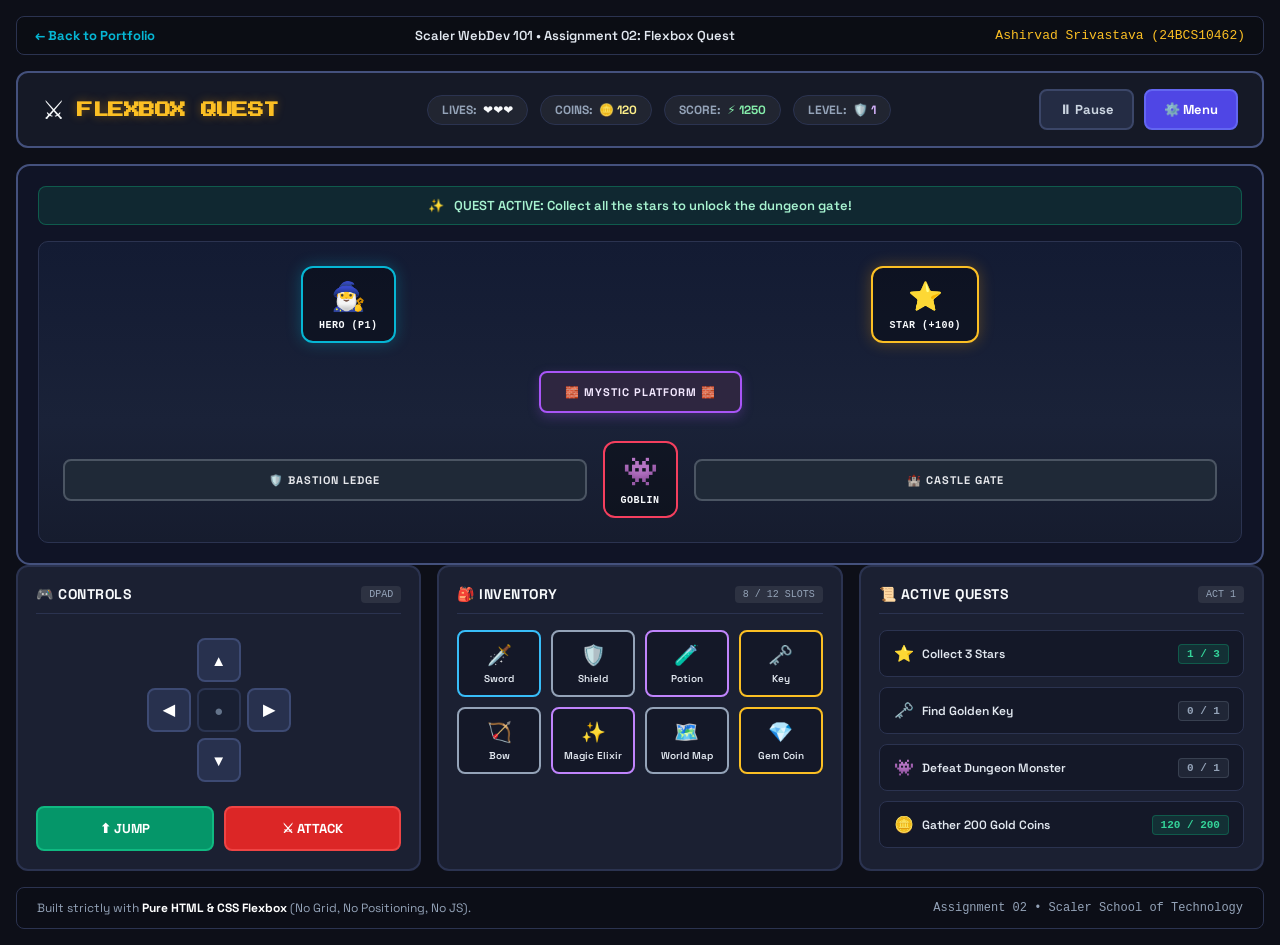
<file: projects/flexbox-quest/index.html>
<!DOCTYPE html>
<html lang="en">
<head>
    <meta charset="UTF-8">
    <meta name="viewport" content="width=device-width, initial-scale=1.0">
    <title>Flexbox Quest — Mini Game UI</title>
    <!-- Google Fonts for Game Typography -->
    <link rel="preconnect" href="https://fonts.googleapis.com">
    <link rel="preconnect" href="https://fonts.gstatic.com" crossorigin>
    <link href="https://fonts.googleapis.com/css2?family=Press+Start+2P&family=Space+Grotesk:wght@500;700&display=swap" rel="stylesheet">
    <link rel="stylesheet" href="style.css">
</head>
<body>

    <!-- Back to Portfolio Navigation Banner -->
    <nav class="portfolio-banner">
        <a href="../../index.html" class="back-link">← Back to Portfolio</a>
        <span class="banner-title">Scaler WebDev 101 • Assignment 02: Flexbox Quest</span>
        <span class="student-credit">Ashirvad Srivastava (24BCS10462)</span>
    </nav>

    <!-- Part 3: Game Header -->
    <header class="game-header">
        <div class="logo-group">
            <span class="game-icon">⚔️</span>
            <h1>FLEXBOX QUEST</h1>
        </div>

        <div class="game-info">
            <div class="info-pill"><span class="pill-label">LIVES:</span> <span class="pill-val">❤️❤️❤️</span></div>
            <div class="info-pill"><span class="pill-label">COINS:</span> <span class="pill-val yellow">🪙 120</span></div>
            <div class="info-pill"><span class="pill-label">SCORE:</span> <span class="pill-val green">⚡ 1250</span></div>
            <div class="info-pill"><span class="pill-label">LEVEL:</span> <span class="pill-val purple">🛡️ 1</span></div>
        </div>

        <div class="header-actions">
            <button class="btn btn-secondary" type="button">⏸ Pause</button>
            <button class="btn btn-primary" type="button">⚙️ Menu</button>
        </div>
    </header>

    <!-- Main Game Canvas & Panels -->
    <main>
        <!-- Part 4: Game Area -->
        <section class="game-area">
            <!-- Stage Message (Bonus 3) -->
            <div class="game-message">
                <span class="msg-icon">✨</span>
                <span>QUEST ACTIVE: Collect all the stars to unlock the dungeon gate!</span>
            </div>

            <!-- Play Stage -->
            <div class="stage-sky">
                <!-- Sky Floating Row (Player & Star) -->
                <div class="stage-top-row">
                    <div class="player">
                        <div class="entity-avatar">🧙‍♂️</div>
                        <div class="entity-label">HERO (P1)</div>
                    </div>

                    <div class="star">
                        <div class="entity-avatar animate-spin-slow">⭐</div>
                        <div class="entity-label">STAR (+100)</div>
                    </div>
                </div>

                <!-- Mid Platform Row -->
                <div class="stage-mid-row">
                    <div class="platform platform-floating">
                        <span>🧱 MYSTIC PLATFORM 🧱</span>
                    </div>
                </div>

                <!-- Ground Platform Row -->
                <div class="stage-bottom-row">
                    <div class="platform platform-ground">
                        <span>🛡️ BASTION LEDGE</span>
                    </div>

                    <div class="enemy">
                        <div class="entity-avatar">👾</div>
                        <div class="entity-label">GOBLIN</div>
                    </div>

                    <div class="platform platform-ground">
                        <span>🏰 CASTLE GATE</span>
                    </div>
                </div>
            </div>
        </section>

        <!-- Parts 5, 6, 7, 8: Game Panels (Controls, Inventory, Quest) -->
        <section class="game-panels">
            <!-- Controls Panel -->
            <div class="panel controls-panel">
                <div class="panel-header">
                    <h2>🎮 CONTROLS</h2>
                    <span class="panel-tag">DPAD</span>
                </div>

                <div class="dpad-container">
                    <div class="dpad-row dpad-center">
                        <button class="dpad-btn" type="button" aria-label="Up">▲</button>
                    </div>
                    <div class="dpad-row dpad-middle">
                        <button class="dpad-btn" type="button" aria-label="Left">◀</button>
                        <button class="dpad-btn dpad-center-hub" type="button">●</button>
                        <button class="dpad-btn" type="button" aria-label="Right">▶</button>
                    </div>
                    <div class="dpad-row dpad-center">
                        <button class="dpad-btn" type="button" aria-label="Down">▼</button>
                    </div>
                </div>

                <div class="action-buttons-group">
                    <button class="btn btn-action btn-jump" type="button">⬆ JUMP</button>
                    <button class="btn btn-action btn-attack" type="button">⚔ ATTACK</button>
                </div>
            </div>

            <!-- Inventory Panel -->
            <div class="panel inventory-panel">
                <div class="panel-header">
                    <h2>🎒 INVENTORY</h2>
                    <span class="panel-tag">8 / 12 SLOTS</span>
                </div>

                <div class="inventory-grid">
                    <div class="item rare">
                        <span class="item-icon">🗡️</span>
                        <span class="item-name">Sword</span>
                    </div>
                    <div class="item common">
                        <span class="item-icon">🛡️</span>
                        <span class="item-name">Shield</span>
                    </div>
                    <div class="item epic">
                        <span class="item-icon">🧪</span>
                        <span class="item-name">Potion</span>
                    </div>
                    <div class="item legendary">
                        <span class="item-icon">🗝️</span>
                        <span class="item-name">Key</span>
                    </div>
                    <div class="item common">
                        <span class="item-icon">🏹</span>
                        <span class="item-name">Bow</span>
                    </div>
                    <div class="item epic">
                        <span class="item-icon">✨</span>
                        <span class="item-name">Magic Elixir</span>
                    </div>
                    <div class="item common">
                        <span class="item-icon">🗺️</span>
                        <span class="item-name">World Map</span>
                    </div>
                    <div class="item legendary">
                        <span class="item-icon">💎</span>
                        <span class="item-name">Gem Coin</span>
                    </div>
                </div>
            </div>

            <!-- Quest Panel -->
            <div class="panel quest-panel">
                <div class="panel-header">
                    <h2>📜 ACTIVE QUESTS</h2>
                    <span class="panel-tag">ACT 1</span>
                </div>

                <div class="quest-list">
                    <div class="quest-item">
                        <div class="quest-details">
                            <span class="quest-bullet">⭐</span>
                            <span class="quest-name">Collect 3 Stars</span>
                        </div>
                        <span class="quest-progress progress-active">1 / 3</span>
                    </div>

                    <div class="quest-item">
                        <div class="quest-details">
                            <span class="quest-bullet">🗝️</span>
                            <span class="quest-name">Find Golden Key</span>
                        </div>
                        <span class="quest-progress progress-pending">0 / 1</span>
                    </div>

                    <div class="quest-item">
                        <div class="quest-details">
                            <span class="quest-bullet">👾</span>
                            <span class="quest-name">Defeat Dungeon Monster</span>
                        </div>
                        <span class="quest-progress progress-pending">0 / 1</span>
                    </div>

                    <div class="quest-item quest-bonus">
                        <div class="quest-details">
                            <span class="quest-bullet">🪙</span>
                            <span class="quest-name">Gather 200 Gold Coins</span>
                        </div>
                        <span class="quest-progress progress-active">120 / 200</span>
                    </div>
                </div>
            </div>
        </section>
    </main>

    <!-- Part 10 & 12: Footer -->
    <footer class="game-footer">
        <div class="footer-left">
            <span>Built strictly with <strong>Pure HTML & CSS Flexbox</strong> (No Grid, No Positioning, No JS).</span>
        </div>
        <div class="footer-right">
            <span>Assignment 02 • Scaler School of Technology</span>
        </div>
    </footer>

</body>
</html>
</file>
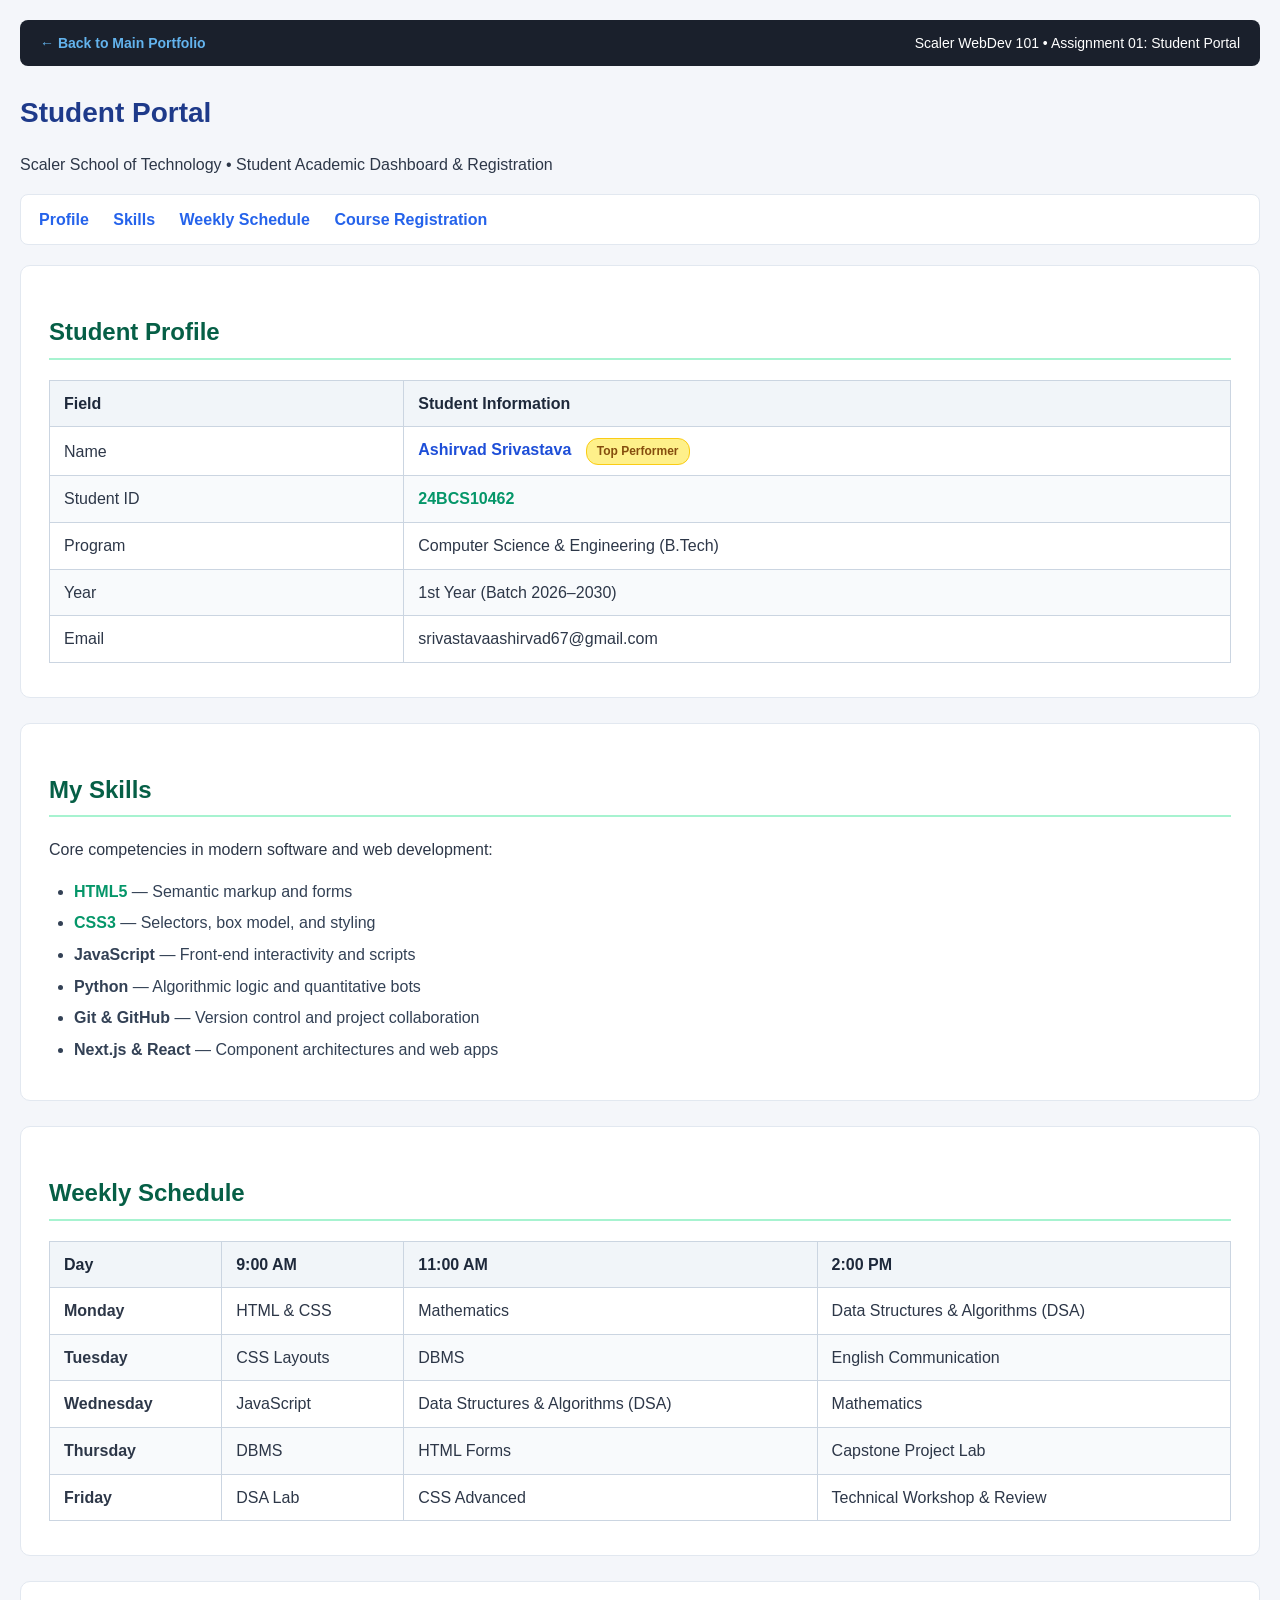
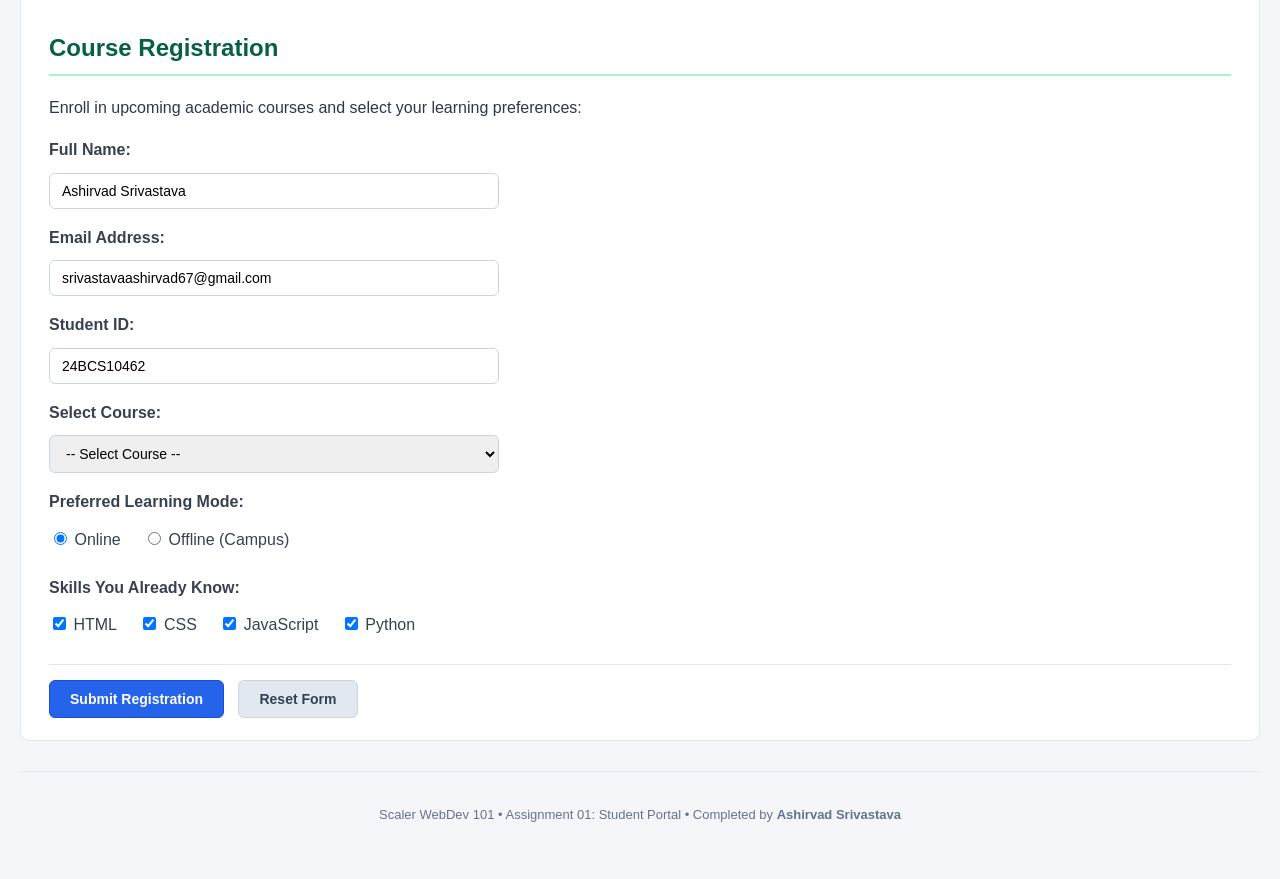
<file: projects/student-portal/index.html>
<!DOCTYPE html>
<html lang="en">
<head>
    <meta charset="UTF-8">
    <meta name="viewport" content="width=device-width, initial-scale=1.0">
    <title>Student Portal — Scaler WebDev 101 Assignment 01</title>
    <style>
        /* ========================================================
           Scaler WebDev 101: Assignment 01
           Student Portal (HTML + Introduction to CSS)
           Rules: No JS, No frameworks, No Flexbox/Grid
           ======================================================== */

        /* Element Selector: Body */
        body {
            background-color: #f4f6fa;
            color: #2d3748;
            font-family: 'Segoe UI', Tahoma, Geneva, Verdana, sans-serif;
            margin: 0;
            padding: 20px;
            line-height: 1.6;
        }

        /* Portfolio Return Banner */
        .portfolio-nav-bar {
            background-color: #1a202c;
            color: #ffffff;
            padding: 12px 20px;
            margin-bottom: 25px;
            border-radius: 8px;
            font-size: 14px;
        }

        .portfolio-nav-bar a {
            color: #63b3ed;
            text-decoration: none;
            font-weight: bold;
        }

        .portfolio-nav-bar a:hover {
            text-decoration: underline;
        }

        /* 7.1 Text Color: Main Heading */
        h1 {
            color: #1e3a8a;
            margin-bottom: 8px;
            font-size: 28px;
        }

        /* 7.2 Section Heading Color */
        h2 {
            color: #065f46;
            border-bottom: 2px solid #a7f3d0;
            padding-bottom: 6px;
            margin-top: 25px;
        }

        h3 {
            color: #374151;
            margin-top: 15px;
        }

        /* Navigation Menu */
        nav {
            background-color: #ffffff;
            padding: 12px 18px;
            border-radius: 8px;
            border: 1px solid #e2e8f0;
            margin-bottom: 20px;
        }

        nav a {
            color: #2563eb;
            text-decoration: none;
            margin-right: 20px;
            font-weight: 600;
        }

        nav a:hover {
            color: #1d4ed8;
            text-decoration: underline;
        }

        /* Content Sections */
        section {
            background-color: #ffffff;
            padding: 22px 28px;
            border-radius: 10px;
            margin-bottom: 25px;
            border: 1px solid #e2e8f0;
        }

        /* 8.2 Class Selector: Highlight */
        .highlight {
            color: #059669;
            font-weight: bold;
        }

        /* 8.3 ID Selector: Student Name */
        #student-name {
            color: #1d4ed8;
            font-weight: bold;
            font-size: 16px;
        }

        /* Bonus Challenge: Top Performer Badge */
        .badge {
            background-color: #fef08a;
            color: #854d0e;
            padding: 3px 10px;
            border-radius: 12px;
            font-size: 12px;
            font-weight: bold;
            border: 1px solid #facc15;
            margin-left: 10px;
            display: inline-block;
        }

        /* Tables Styling */
        table {
            width: 100%;
            border-collapse: collapse;
            margin-top: 12px;
            margin-bottom: 12px;
            background-color: #ffffff;
        }

        th, td {
            border: 1px solid #cbd5e1;
            padding: 10px 14px;
            text-align: left;
        }

        th {
            background-color: #f1f5f9;
            color: #1e293b;
            font-weight: 600;
        }

        tr:nth-child(even) {
            background-color: #f8fafc;
        }

        /* Skills List */
        ul {
            padding-left: 25px;
            margin-top: 10px;
        }

        li {
            margin-bottom: 6px;
            color: #334155;
            font-weight: 500;
        }

        /* Form Controls */
        .form-group {
            margin-bottom: 16px;
        }

        label {
            display: inline-block;
            margin-bottom: 6px;
            font-weight: 600;
            color: #374151;
        }

        input[type="text"],
        input[type="email"],
        select {
            width: 100%;
            max-width: 450px;
            padding: 9px 12px;
            border: 1px solid #cbd5e1;
            border-radius: 6px;
            font-size: 14px;
            display: block;
            margin-top: 4px;
            box-sizing: border-box;
        }

        input[type="text"]:focus,
        input[type="email"]:focus,
        select:focus {
            outline: none;
            border-color: #2563eb;
            background-color: #f8fafc;
        }

        .radio-group,
        .checkbox-group {
            margin-top: 6px;
            margin-bottom: 14px;
        }

        .radio-option,
        .checkbox-option {
            margin-right: 18px;
            font-weight: normal;
            display: inline-block;
        }

        .form-buttons {
            margin-top: 20px;
            padding-top: 15px;
            border-top: 1px solid #e2e8f0;
        }

        button {
            padding: 10px 20px;
            font-size: 14px;
            font-weight: 600;
            border-radius: 6px;
            cursor: pointer;
            margin-right: 10px;
            border: 1px solid transparent;
        }

        button[type="submit"] {
            background-color: #2563eb;
            color: #ffffff;
            border-color: #1d4ed8;
        }

        button[type="submit"]:hover {
            background-color: #1d4ed8;
        }

        button[type="reset"] {
            background-color: #e2e8f0;
            color: #334155;
            border-color: #cbd5e1;
        }

        button[type="reset"]:hover {
            background-color: #cbd5e1;
        }

        /* Footer */
        footer {
            text-align: center;
            padding: 20px;
            color: #64748b;
            font-size: 13px;
            border-top: 1px solid #e2e8f0;
            margin-top: 30px;
        }
    </style>
</head>
<body>

    <!-- Back to Portfolio Link -->
    <div class="portfolio-nav-bar">
        <a href="../../index.html">← Back to Main Portfolio</a>
        <span style="float: right;">Scaler WebDev 101 • Assignment 01: Student Portal</span>
    </div>

    <!-- Part 2: Header & Navigation -->
    <header>
        <h1>Student Portal</h1>
        <p>Scaler School of Technology • Student Academic Dashboard & Registration</p>
    </header>

    <nav>
        <a href="#profile">Profile</a>
        <a href="#skills">Skills</a>
        <a href="#schedule">Weekly Schedule</a>
        <a href="#registration">Course Registration</a>
    </nav>

    <main>
        <!-- Part 3: Student Profile Section -->
        <section id="profile">
            <h2>Student Profile</h2>
            <table>
                <thead>
                    <tr>
                        <th style="width: 30%;">Field</th>
                        <th>Student Information</th>
                    </tr>
                </thead>
                <tbody>
                    <tr>
                        <td>Name</td>
                        <td>
                            <span id="student-name">Ashirvad Srivastava</span>
                            <span class="badge">Top Performer</span>
                        </td>
                    </tr>
                    <tr>
                        <td>Student ID</td>
                        <td class="highlight">24BCS10462</td>
                    </tr>
                    <tr>
                        <td>Program</td>
                        <td>Computer Science & Engineering (B.Tech)</td>
                    </tr>
                    <tr>
                        <td>Year</td>
                        <td>1st Year (Batch 2026–2030)</td>
                    </tr>
                    <tr>
                        <td>Email</td>
                        <td>srivastavaashirvad67@gmail.com</td>
                    </tr>
                </tbody>
            </table>
        </section>

        <!-- Part 4: My Skills Section -->
        <section id="skills">
            <h2>My Skills</h2>
            <p>Core competencies in modern software and web development:</p>
            <ul>
                <li><strong class="highlight">HTML5</strong> — Semantic markup and forms</li>
                <li><strong class="highlight">CSS3</strong> — Selectors, box model, and styling</li>
                <li><strong>JavaScript</strong> — Front-end interactivity and scripts</li>
                <li><strong>Python</strong> — Algorithmic logic and quantitative bots</li>
                <li><strong>Git & GitHub</strong> — Version control and project collaboration</li>
                <li><strong>Next.js & React</strong> — Component architectures and web apps</li>
            </ul>
        </section>

        <!-- Part 5: Weekly Schedule Table -->
        <section id="schedule">
            <h2>Weekly Schedule</h2>
            <table>
                <thead>
                    <tr>
                        <th>Day</th>
                        <th>9:00 AM</th>
                        <th>11:00 AM</th>
                        <th>2:00 PM</th>
                    </tr>
                </thead>
                <tbody>
                    <tr>
                        <td><strong>Monday</strong></td>
                        <td>HTML & CSS</td>
                        <td>Mathematics</td>
                        <td>Data Structures & Algorithms (DSA)</td>
                    </tr>
                    <tr>
                        <td><strong>Tuesday</strong></td>
                        <td>CSS Layouts</td>
                        <td>DBMS</td>
                        <td>English Communication</td>
                    </tr>
                    <tr>
                        <td><strong>Wednesday</strong></td>
                        <td>JavaScript</td>
                        <td>Data Structures & Algorithms (DSA)</td>
                        <td>Mathematics</td>
                    </tr>
                    <tr>
                        <td><strong>Thursday</strong></td>
                        <td>DBMS</td>
                        <td>HTML Forms</td>
                        <td>Capstone Project Lab</td>
                    </tr>
                    <tr>
                        <td><strong>Friday</strong></td>
                        <td>DSA Lab</td>
                        <td>CSS Advanced</td>
                        <td>Technical Workshop & Review</td>
                    </tr>
                </tbody>
            </table>
        </section>

        <!-- Part 6: Course Registration Form -->
        <section id="registration">
            <h2>Course Registration</h2>
            <p>Enroll in upcoming academic courses and select your learning preferences:</p>

            <form action="#" method="post">
                <!-- Student Information -->
                <div class="form-group">
                    <label for="reg-name">Full Name:</label>
                    <input type="text" id="reg-name" name="name" placeholder="Enter your full name" required value="Ashirvad Srivastava">
                </div>

                <div class="form-group">
                    <label for="reg-email">Email Address:</label>
                    <input type="email" id="reg-email" name="email" placeholder="example@scaler.com" required value="srivastavaashirvad67@gmail.com">
                </div>

                <div class="form-group">
                    <label for="reg-id">Student ID:</label>
                    <input type="text" id="reg-id" name="student_id" placeholder="24BCS10462" required value="24BCS10462">
                </div>

                <!-- Course Selection Dropdown -->
                <div class="form-group">
                    <label for="reg-course">Select Course:</label>
                    <select id="reg-course" name="course" required>
                        <option value="" disabled selected>-- Select Course --</option>
                        <option value="html-css">HTML & CSS</option>
                        <option value="javascript">JavaScript</option>
                        <option value="python">Python</option>
                        <option value="dsa">Data Structures & Algorithms</option>
                        <option value="dbms">Database Management Systems</option>
                    </select>
                </div>

                <!-- Preferred Learning Mode (Radio Group) -->
                <div class="form-group">
                    <label>Preferred Learning Mode:</label>
                    <div class="radio-group">
                        <label class="radio-option">
                            <input type="radio" id="mode-online" name="learning_mode" value="online" checked> Online
                        </label>
                        <label class="radio-option">
                            <input type="radio" id="mode-offline" name="learning_mode" value="offline"> Offline (Campus)
                        </label>
                    </div>
                </div>

                <!-- Skills You Already Know (Checkboxes) -->
                <div class="form-group">
                    <label>Skills You Already Know:</label>
                    <div class="checkbox-group">
                        <label class="checkbox-option">
                            <input type="checkbox" id="skill-html" name="skills" value="html" checked> HTML
                        </label>
                        <label class="checkbox-option">
                            <input type="checkbox" id="skill-css" name="skills" value="css" checked> CSS
                        </label>
                        <label class="checkbox-option">
                            <input type="checkbox" id="skill-js" name="skills" value="javascript" checked> JavaScript
                        </label>
                        <label class="checkbox-option">
                            <input type="checkbox" id="skill-python" name="skills" value="python" checked> Python
                        </label>
                    </div>
                </div>

                <!-- Form Action Buttons -->
                <div class="form-buttons">
                    <button type="submit">Submit Registration</button>
                    <button type="reset">Reset Form</button>
                </div>
            </form>
        </section>
    </main>

    <!-- Part 1 & Footer -->
    <footer>
        <p>Scaler WebDev 101 • Assignment 01: Student Portal • Completed by <strong>Ashirvad Srivastava</strong></p>
    </footer>

</body>
</html>
</file>
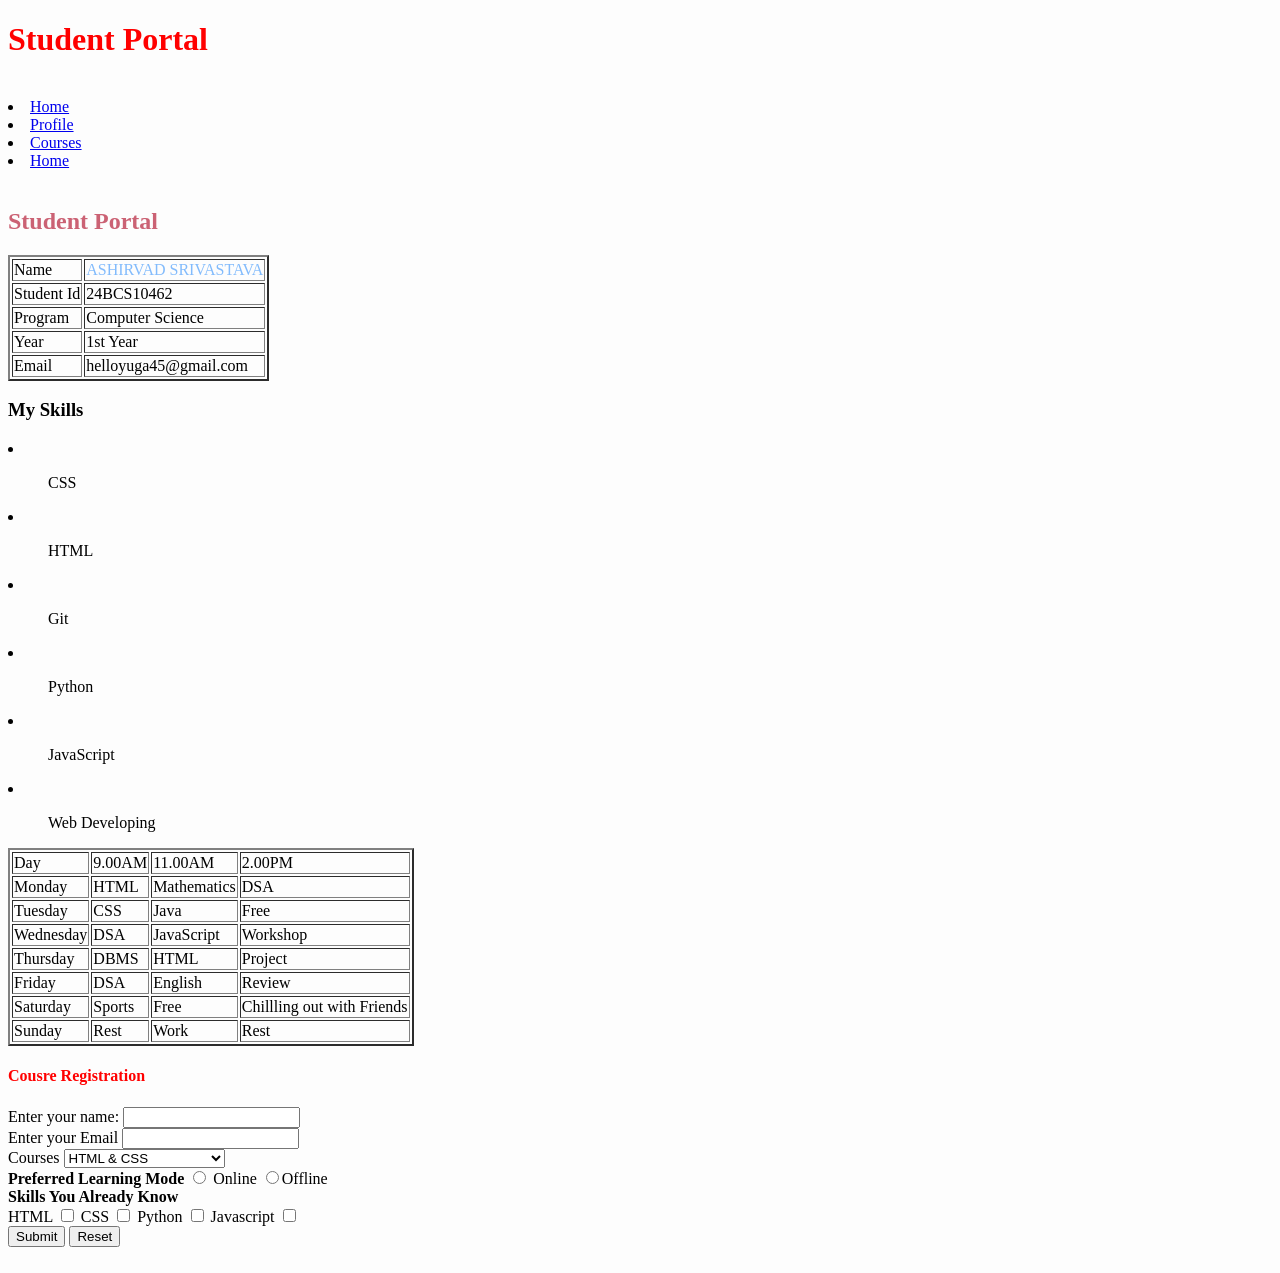
<file: student-portal.html>
<!DOCTYPE html>
<html lang="en">
<head>
    <meta charset="UTF-8">
    <meta name="viewport" content="width=<device-width>, initial-scale=1.0">
    <title>Document</title>

    <style>
    h1 {
        color: red;
    }

    h2 {
        color:rgb(203, 98, 116);
    }

    body {
        background-color: rgb(253, 253, 253);
    }

    .highlight{
        color: rgb(255, 0, 0);
    }

    #student-name {
        color: rgb(130, 187, 252);
    }

    </style>
</head>
<body>
    <header>
      <h1>  Student Portal </h1>
    </header>
    <br>



    <nav>
        <li><a href="#">Home</a></li>
        <li><a href="#">Profile</a></li>
         <li><a href="#">Courses </a></li>
        <li><a href="#">Home</a></li> 
    </nav>
    <br>



<section><h2>Student Portal</h2></section>
<table border="2">
    <tr>
    <td>Name</td>
    <td id="student-name">ASHIRVAD SRIVASTAVA</td>
    </tr>

    <tr>
    <td>Student Id</td>
    <td>24BCS10462</td>
    </tr>

    <tr>
    <td>Program</td>
    <td>Computer Science</td>
    </tr>

    <tr>
   <td>Year</td>
   <td>1st Year</td>
    </tr>

    <tr>
    <td>Email</td>
    <td>helloyuga45@gmail.com</td>
    </tr>
    </table>

    <section><h3>My Skills</h3></section>
    <li><ul>CSS</ul></li>
    <li><ul>HTML</ul></li>
    <li><ul>Git</ul></li>
    <li><ul>Python</ul></li>
    <li><ul>JavaScript</ul></li>
    <li><ul>Web Developing</ul></li>

    <table border="2">
    <tr>
    <td>Day</td>
    <td>9.00AM</td>
    <td>11.00AM</td>
    <td>2.00PM</td>
    </tr>

    <tr>
    <td>Monday</td>
    <td>HTML</td>
    <td>Mathematics</td>
    <td>DSA</td>
    </tr>

    <tr>
    <td>Tuesday</td>
    <td>CSS</td>
    <td>Java</td>
    <td>Free</td>
    </tr>

    <tr>
    <td>Wednesday</td>
    <td>DSA</td>
    <td>JavaScript</td>
    <td>Workshop</td>
    </tr>

    <tr>
    <td>Thursday</td>
    <td>DBMS</td>
    <td>HTML</td>
    <td>Project</td>
    </tr>

    <tr>
    <td>Friday</td>
    <td>DSA</td>
    <td>English</td>
    <td>Review</td>
    </tr>

    <tr>
    <td>Saturday</td>
    <td>Sports</td>
    <td>Free</td>
    <td> Chillling out with Friends</td>
    </tr>


    <tr>
    <td>Sunday</td>
    <td>Rest</td>
    <td>Work</td>
    <td>Rest</td>
    </tr>
    </table>

<section><h4 class="highlight">Cousre Registration</h4></section>
    
    <form><div>
        <label for="name">Enter your name:</label>
        <input type="text" >
    </div>

    <div>
    <label for="Email">Enter your Email</label>
    <input type="email">
    </div>

   
    <label for="Courses">Courses</label>
    <select id="Courses" name="Courses">
    <option value=""disabled selection>Slect Courses</option>
    <option value="html-css">HTML & CSS </option>
    <option value="javascript">JavaScript </option>
    <option value="python">Python</option>
    <option value="data-structures">Data Structures </option>
    <option value="database-management">Database Management</option>
    </select>
    <br>
     
    <b>Preferred Learning Mode</b>
    <label>
    <input type="radio" name="Online" > Online 
    </label>
    <label>
    <input type="radio" name="Offline">Offline
    </label>
    <br>

    <section><b>Skills You Already Know</b>
    <br>
    <label for="html">HTML</label>
    <input type="checkbox">
    <label for="css">CSS</label>
    <input type="checkbox">
    <label for="python">Python</label>
    <input type="checkbox">
    <label for="JavaScript">Javascript</label>
    <input type="checkbox">
    </section>

    <section>
    <button type="submit">Submit</button>
    <button type="reset">Reset</button>
    </section>
    <br>


</body>
</html>
</file>
<file: projects/flexbox-quest/style.css>
/* ========================================================
   FLEXBOX QUEST — MINI GAME UI
   Scaler WebDev 101: Assignment 02
   Built purely with CSS Flexbox & Box Model
   Rules: NO CSS Grid, NO position:absolute, NO position:fixed
   ======================================================== */

/* CSS Variables for RPG Arcade Theme */
:root {
    --bg-universe: #0d0f18;
    --bg-header: #151926;
    --bg-panel: #1b2032;
    --bg-panel-hover: #222940;
    --bg-stage: #101426;
    
    --border-main: #2b3350;
    --border-bright: #44517d;
    --border-gold: #f59e0b;
    
    --text-white: #f8fafc;
    --text-muted: #94a3b8;
    --accent-emerald: #10b981;
    --accent-cyan: #06b6d4;
    --accent-purple: #8b5cf6;
    --accent-rose: #f43f5e;
    --accent-amber: #fbbf24;
}

/* Reset & Box Model */
* {
    box-sizing: border-box;
    margin: 0;
    padding: 0;
}

body {
    background-color: var(--bg-universe);
    color: var(--text-white);
    font-family: 'Space Grotesk', system-ui, -apple-system, sans-serif;
    min-height: 100vh;
    display: flex;
    flex-direction: column;
    padding: 16px;
    gap: 16px;
}

/* Portfolio Navigation Banner */
.portfolio-banner {
    display: flex;
    justify-content: space-between;
    align-items: center;
    background-color: #0b0d14;
    border: 1px solid var(--border-main);
    border-radius: 8px;
    padding: 10px 18px;
    font-size: 13px;
    color: var(--text-muted);
}

.back-link {
    color: var(--accent-cyan);
    text-decoration: none;
    font-weight: 700;
    display: flex;
    align-items: center;
    gap: 6px;
}

.back-link:hover {
    text-decoration: underline;
    color: #ffffff;
}

.banner-title {
    color: #e2e8f0;
    font-weight: 600;
}

.student-credit {
    font-family: monospace;
    color: var(--accent-amber);
}

/* ========================================================
   Part 3: Game Header
   ======================================================== */
.game-header {
    display: flex;
    justify-content: space-between;
    align-items: center;
    background-color: var(--bg-header);
    border: 2px solid var(--border-bright);
    border-radius: 12px;
    padding: 16px 24px;
    gap: 20px;
}

.logo-group {
    display: flex;
    align-items: center;
    gap: 12px;
}

.game-icon {
    font-size: 26px;
}

.logo-group h1 {
    font-family: 'Press Start 2P', monospace;
    font-size: 16px;
    letter-spacing: -0.5px;
    color: var(--accent-amber);
    text-shadow: 0 0 10px rgba(245, 158, 11, 0.4);
}

.game-info {
    display: flex;
    align-items: center;
    gap: 12px;
    flex-wrap: wrap;
}

.info-pill {
    display: flex;
    align-items: center;
    gap: 6px;
    background-color: rgba(255, 255, 255, 0.05);
    border: 1px solid var(--border-main);
    border-radius: 20px;
    padding: 6px 14px;
    font-size: 12px;
    font-weight: 700;
}

.pill-label {
    color: var(--text-muted);
}

.pill-val.yellow { color: #fef08a; }
.pill-val.green { color: #86efac; }
.pill-val.purple { color: #d8b4fe; }

.header-actions {
    display: flex;
    align-items: center;
    gap: 10px;
}

/* Button Component Styles */
.btn {
    font-family: 'Space Grotesk', sans-serif;
    font-size: 13px;
    font-weight: 700;
    padding: 10px 18px;
    border-radius: 8px;
    border: 2px solid transparent;
    cursor: pointer;
    display: inline-flex;
    align-items: center;
    justify-content: center;
    gap: 6px;
}

.btn-secondary {
    background-color: #242c44;
    color: #cbd5e1;
    border-color: #3b4668;
}

.btn-secondary:hover {
    background-color: #313c5e;
    color: #ffffff;
}

.btn-primary {
    background-color: #4f46e5;
    color: #ffffff;
    border-color: #6366f1;
}

.btn-primary:hover {
    background-color: #4338ca;
}

/* ========================================================
   Part 4: Game Area
   ======================================================== */
.game-area {
    display: flex;
    flex-direction: column;
    background-color: var(--bg-stage);
    border: 2px solid var(--border-bright);
    border-radius: 14px;
    padding: 20px;
    gap: 16px;
    min-height: 280px;
}

.game-message {
    display: flex;
    align-items: center;
    justify-content: center;
    gap: 10px;
    background-color: rgba(16, 185, 129, 0.12);
    border: 1px solid rgba(16, 185, 129, 0.35);
    border-radius: 8px;
    padding: 10px 16px;
    font-size: 13px;
    font-weight: 600;
    color: #a7f3d0;
}

.stage-sky {
    flex: 1;
    display: flex;
    flex-direction: column;
    justify-content: space-between;
    background: linear-gradient(180deg, #131b33 0%, #1a2238 60%, #161c2e 100%);
    border: 1px solid var(--border-main);
    border-radius: 10px;
    padding: 24px;
    gap: 28px;
}

/* Top Floating Row: Hero & Star */
.stage-top-row {
    display: flex;
    justify-content: space-around;
    align-items: center;
}

.player, .star, .enemy {
    display: flex;
    flex-direction: column;
    align-items: center;
    gap: 6px;
    background-color: rgba(0, 0, 0, 0.35);
    border: 2px solid var(--border-bright);
    border-radius: 12px;
    padding: 10px 16px;
}

.player {
    border-color: var(--accent-cyan);
    box-shadow: 0 0 15px rgba(6, 182, 212, 0.3);
}

.star {
    border-color: var(--accent-amber);
    box-shadow: 0 0 15px rgba(245, 158, 11, 0.3);
}

.enemy {
    border-color: var(--accent-rose);
}

.entity-avatar {
    font-size: 28px;
}

.entity-label {
    font-size: 10px;
    font-weight: 700;
    letter-spacing: 0.5px;
    font-family: monospace;
}

/* Mid Floating Platform */
.stage-mid-row {
    display: flex;
    justify-content: center;
    align-items: center;
}

.platform {
    display: flex;
    align-items: center;
    justify-content: center;
    padding: 12px 24px;
    border-radius: 8px;
    font-weight: 700;
    font-size: 11px;
    letter-spacing: 1px;
}

.platform-floating {
    background-color: #2e2640;
    border: 2px solid #a855f7;
    color: #f3e8ff;
    box-shadow: 0 4px 12px rgba(168, 85, 247, 0.25);
}

/* Bottom Ground Row */
.stage-bottom-row {
    display: flex;
    justify-content: space-between;
    align-items: center;
    gap: 16px;
}

.platform-ground {
    background-color: #1f2937;
    border: 2px solid #4b5563;
    color: #e5e7eb;
    flex: 1;
}

/* ========================================================
   Part 5, 6, 7, 8: Game Panels (Controls, Inventory, Quest)
   ======================================================== */
.game-panels {
    display: flex;
    gap: 16px;
}

.panel {
    flex: 1;
    display: flex;
    flex-direction: column;
    background-color: var(--bg-panel);
    border: 2px solid var(--border-main);
    border-radius: 12px;
    padding: 18px;
    gap: 16px;
}

.panel:hover {
    border-color: var(--border-bright);
}

.panel-header {
    display: flex;
    justify-content: space-between;
    align-items: center;
    border-bottom: 1px solid var(--border-main);
    padding-bottom: 10px;
}

.panel-header h2 {
    font-size: 14px;
    font-weight: 700;
    letter-spacing: 0.5px;
}

.panel-tag {
    font-size: 10px;
    font-family: monospace;
    background-color: rgba(255, 255, 255, 0.08);
    padding: 3px 8px;
    border-radius: 4px;
    color: var(--text-muted);
}

/* Controls Panel */
.dpad-container {
    display: flex;
    flex-direction: column;
    align-items: center;
    gap: 6px;
    padding: 8px 0;
}

.dpad-row {
    display: flex;
    gap: 6px;
}

.dpad-btn {
    width: 44px;
    height: 44px;
    background-color: #28314e;
    border: 2px solid #3d4a73;
    border-radius: 8px;
    color: #ffffff;
    font-size: 15px;
    font-weight: 700;
    cursor: pointer;
    display: flex;
    align-items: center;
    justify-content: center;
}

.dpad-btn:hover {
    background-color: #39466e;
    border-color: var(--accent-cyan);
}

.dpad-btn:active {
    background-color: #1a2238;
}

.dpad-center-hub {
    background-color: #192033;
    border-color: #2b3552;
    color: #64748b;
}

.action-buttons-group {
    display: flex;
    gap: 10px;
}

.btn-action {
    flex: 1;
    padding: 12px;
}

.btn-jump {
    background-color: #059669;
    border-color: #10b981;
    color: #ffffff;
}

.btn-jump:hover {
    background-color: #047857;
}

.btn-attack {
    background-color: #dc2626;
    border-color: #ef4444;
    color: #ffffff;
}

.btn-attack:hover {
    background-color: #b91c1c;
}

/* Inventory Panel */
.inventory-grid {
    display: flex;
    flex-wrap: wrap;
    gap: 10px;
}

.item {
    flex: 1 1 calc(25% - 10px);
    min-width: 60px;
    display: flex;
    flex-direction: column;
    align-items: center;
    gap: 4px;
    padding: 10px 6px;
    background-color: #141828;
    border: 2px solid var(--border-main);
    border-radius: 8px;
    cursor: pointer;
}

.item:hover {
    transform: translateY(-2px);
    border-color: #ffffff;
}

.item.rare { border-color: #38bdf8; }
.item.common { border-color: #94a3b8; }
.item.epic { border-color: #c084fc; }
.item.legendary { border-color: #fbbf24; }

.item-icon {
    font-size: 20px;
}

.item-name {
    font-size: 10px;
    font-weight: 600;
    text-align: center;
    color: #e2e8f0;
}

/* Quest Panel */
.quest-list {
    display: flex;
    flex-direction: column;
    gap: 10px;
}

.quest-item {
    display: flex;
    justify-content: space-between;
    align-items: center;
    background-color: #141828;
    border: 1px solid var(--border-main);
    border-radius: 8px;
    padding: 12px 14px;
    gap: 10px;
}

.quest-details {
    display: flex;
    align-items: center;
    gap: 8px;
}

.quest-bullet {
    font-size: 16px;
}

.quest-name {
    font-size: 12px;
    font-weight: 600;
    color: #e2e8f0;
}

.quest-progress {
    font-family: monospace;
    font-size: 11px;
    font-weight: 700;
    padding: 3px 8px;
    border-radius: 4px;
}

.progress-active {
    background-color: rgba(16, 185, 129, 0.15);
    color: #34d399;
    border: 1px solid rgba(16, 185, 129, 0.3);
}

.progress-pending {
    background-color: rgba(148, 163, 184, 0.1);
    color: #94a3b8;
    border: 1px solid rgba(148, 163, 184, 0.2);
}

/* ========================================================
   Part 10 & 12: Footer
   ======================================================== */
.game-footer {
    display: flex;
    justify-content: space-between;
    align-items: center;
    background-color: #0c0e17;
    border: 1px solid var(--border-main);
    border-radius: 8px;
    padding: 12px 20px;
    font-size: 12px;
    color: var(--text-muted);
}

.footer-left strong {
    color: #ffffff;
}

.footer-right {
    font-family: monospace;
}

/* ========================================================
   Part 11: Responsive Media Query
   ======================================================== */
@media (max-width: 768px) {
    .game-header {
        flex-direction: column;
        align-items: flex-start;
        gap: 14px;
    }

    .header-actions {
        width: 100%;
        justify-content: flex-end;
    }

    .game-panels {
        flex-direction: column;
    }

    .stage-bottom-row {
        flex-direction: column;
        gap: 10px;
    }

    .portfolio-banner {
        flex-direction: column;
        align-items: flex-start;
        gap: 6px;
    }

    .game-footer {
        flex-direction: column;
        align-items: flex-start;
        gap: 8px;
    }
}
</file>
